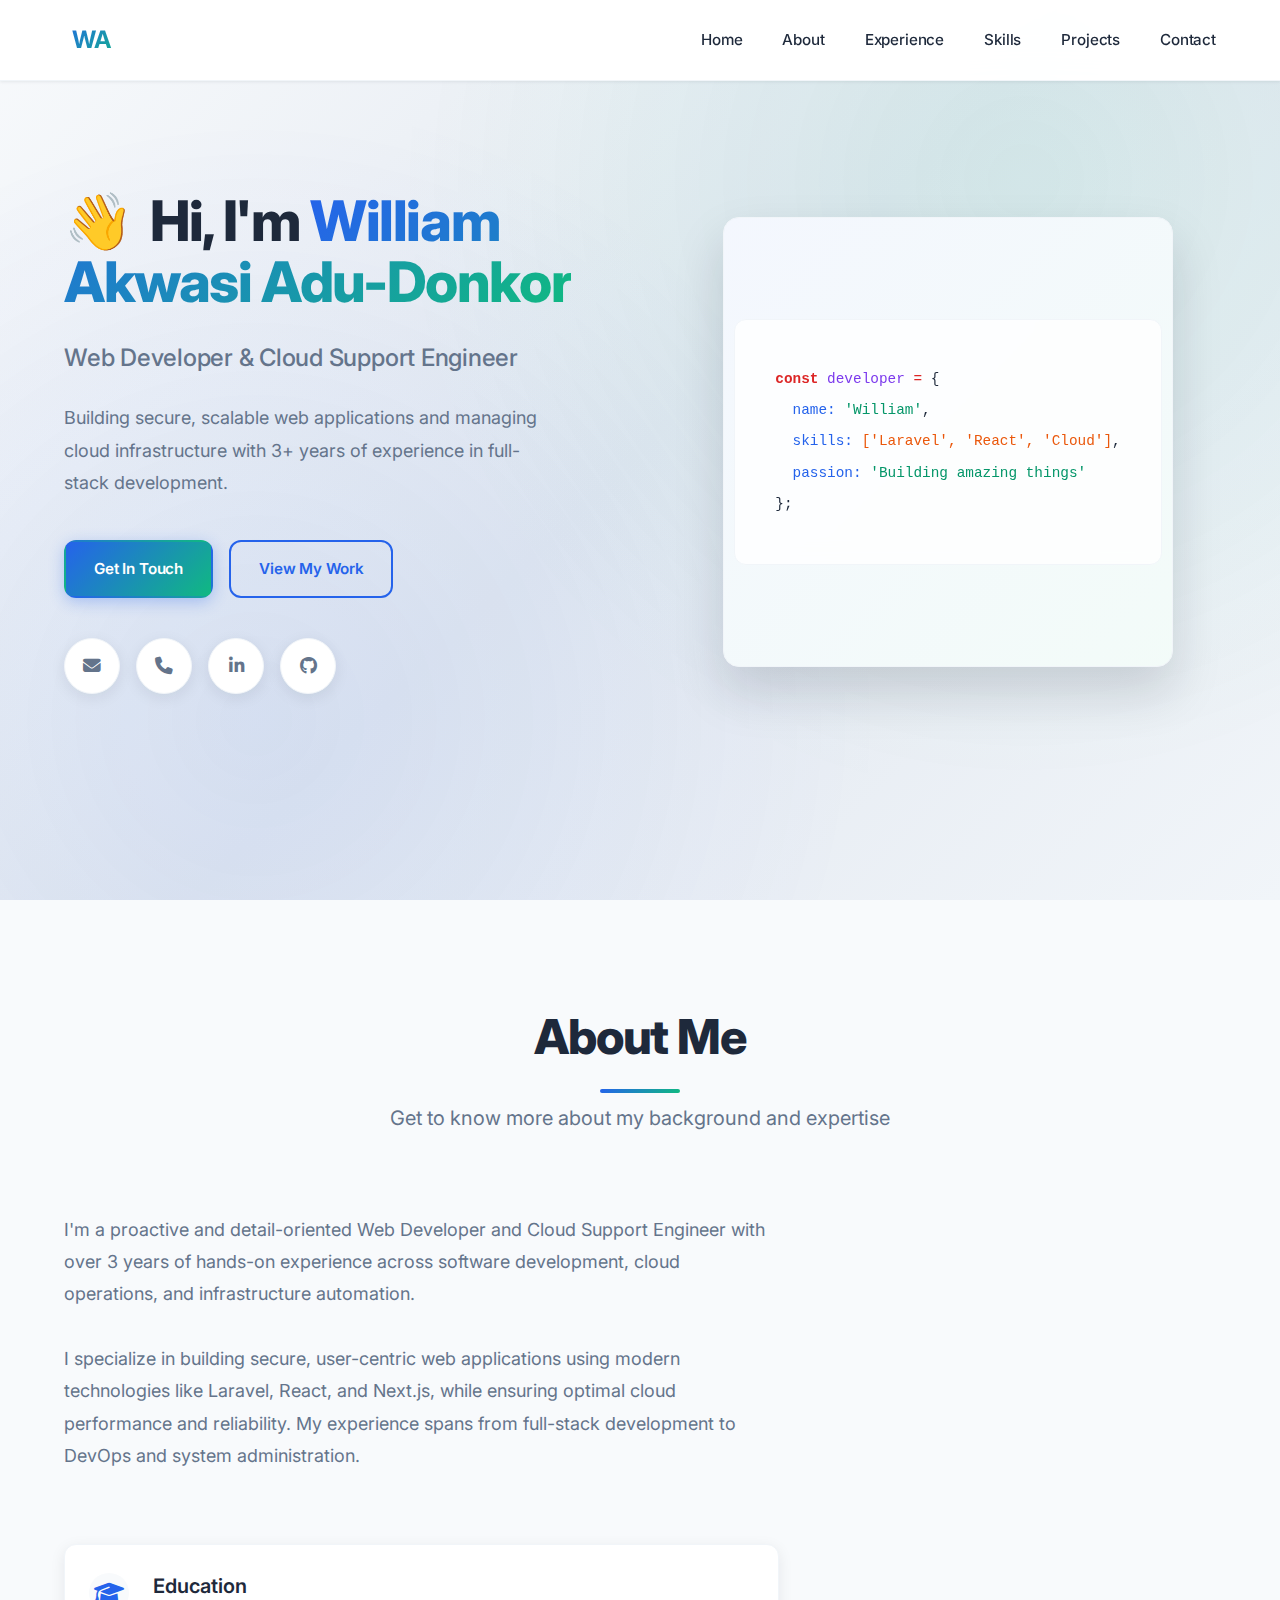
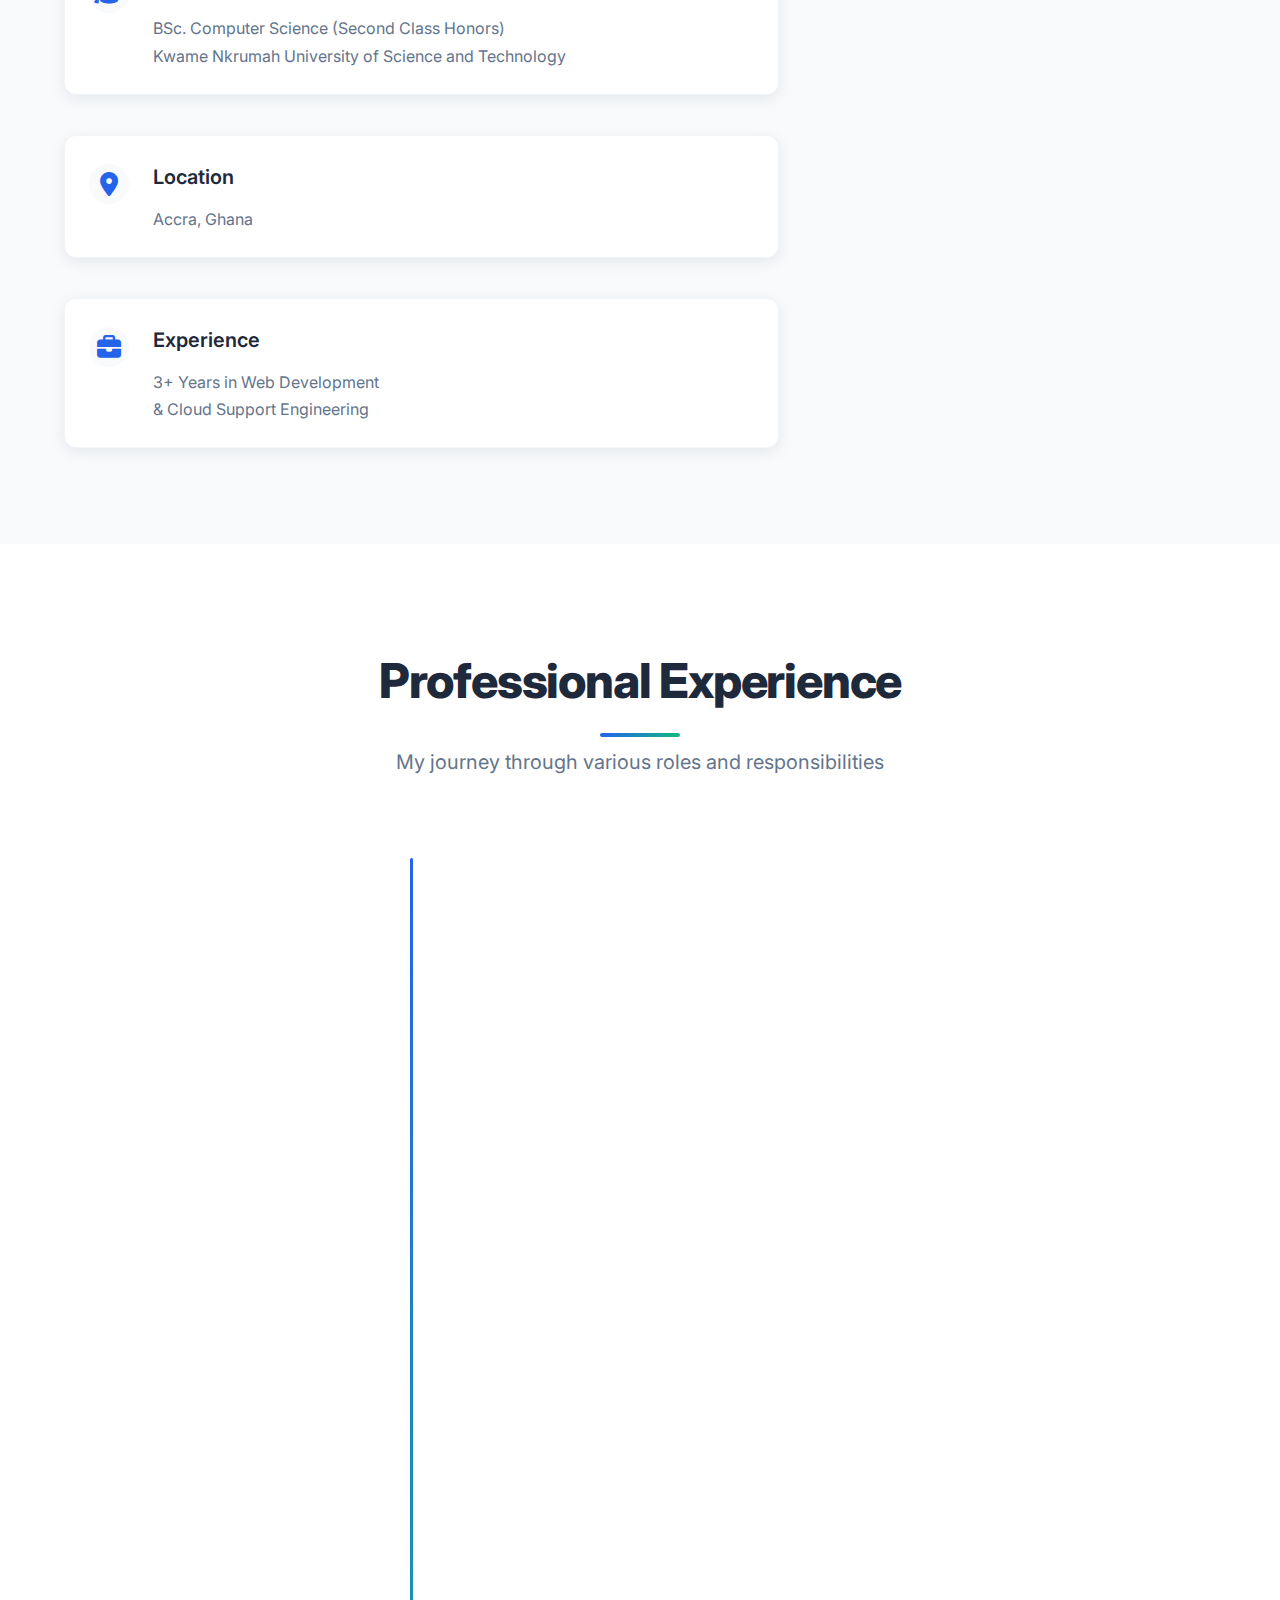
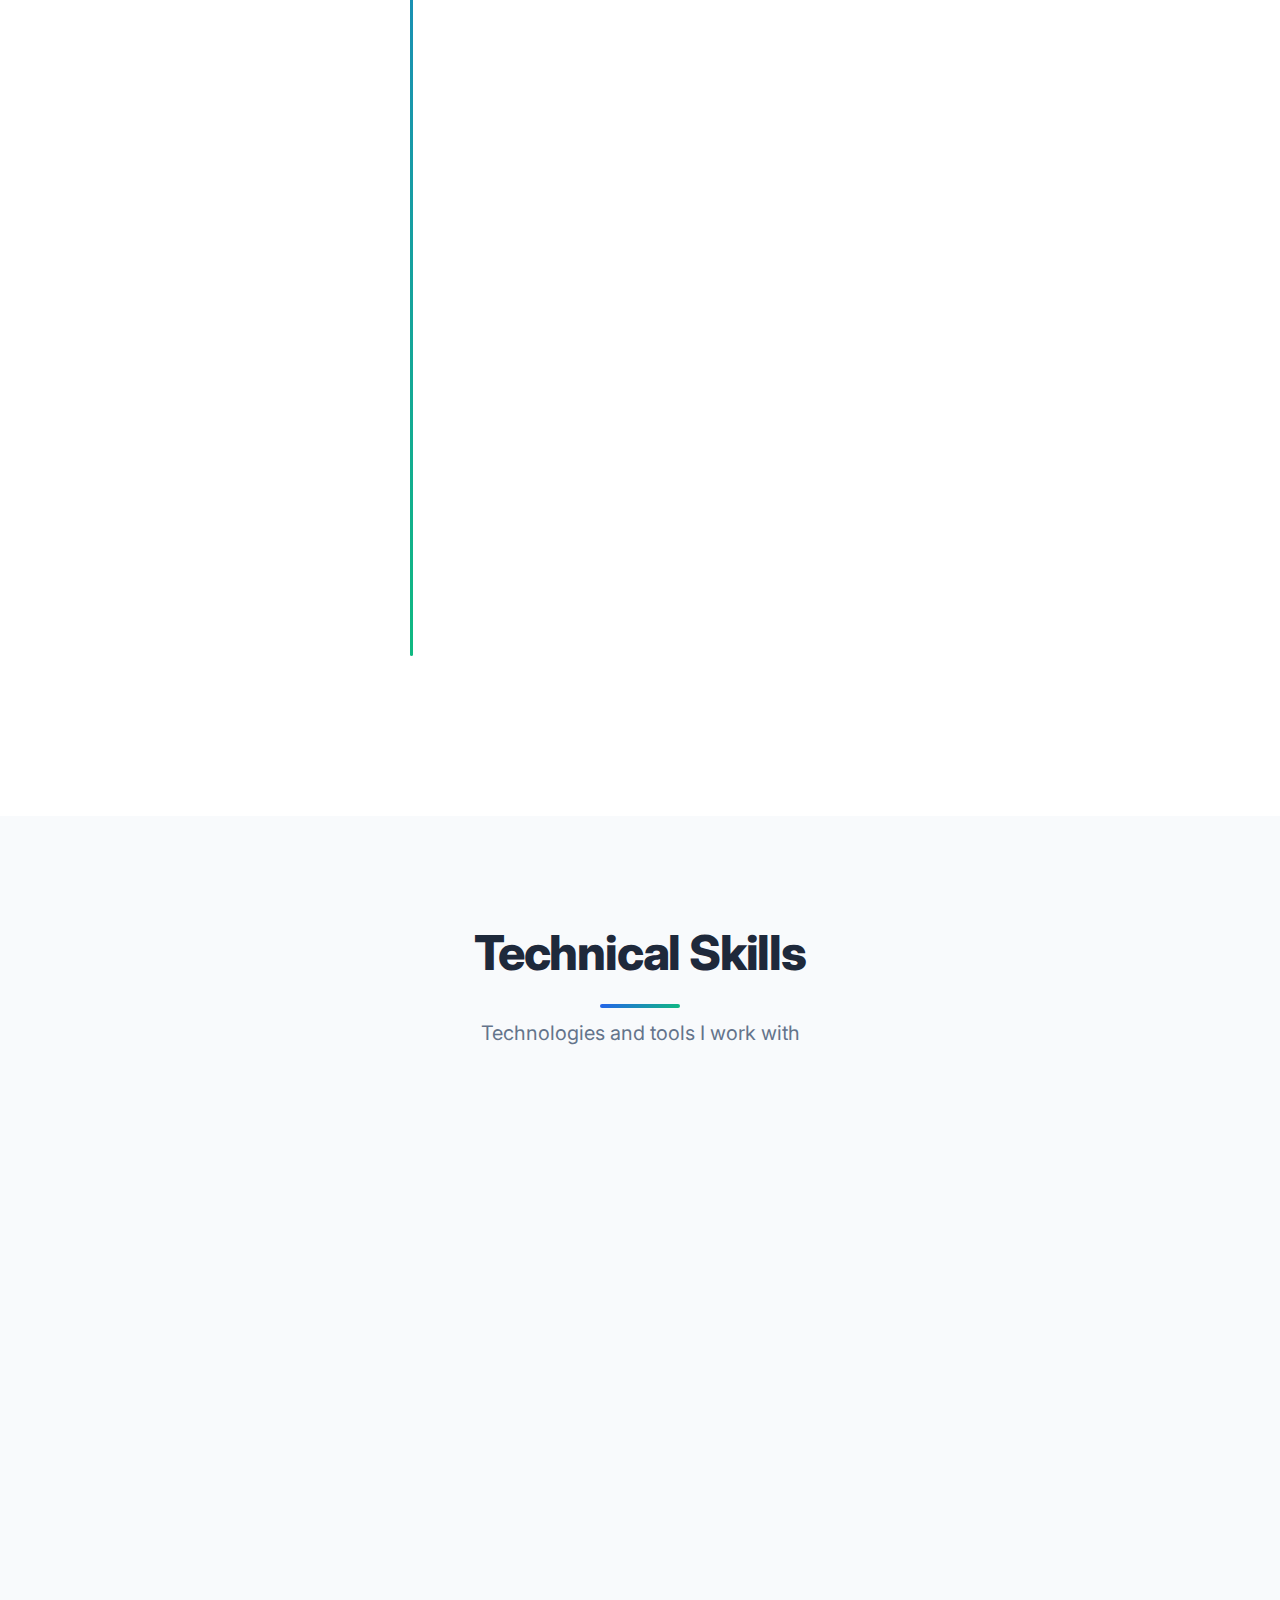
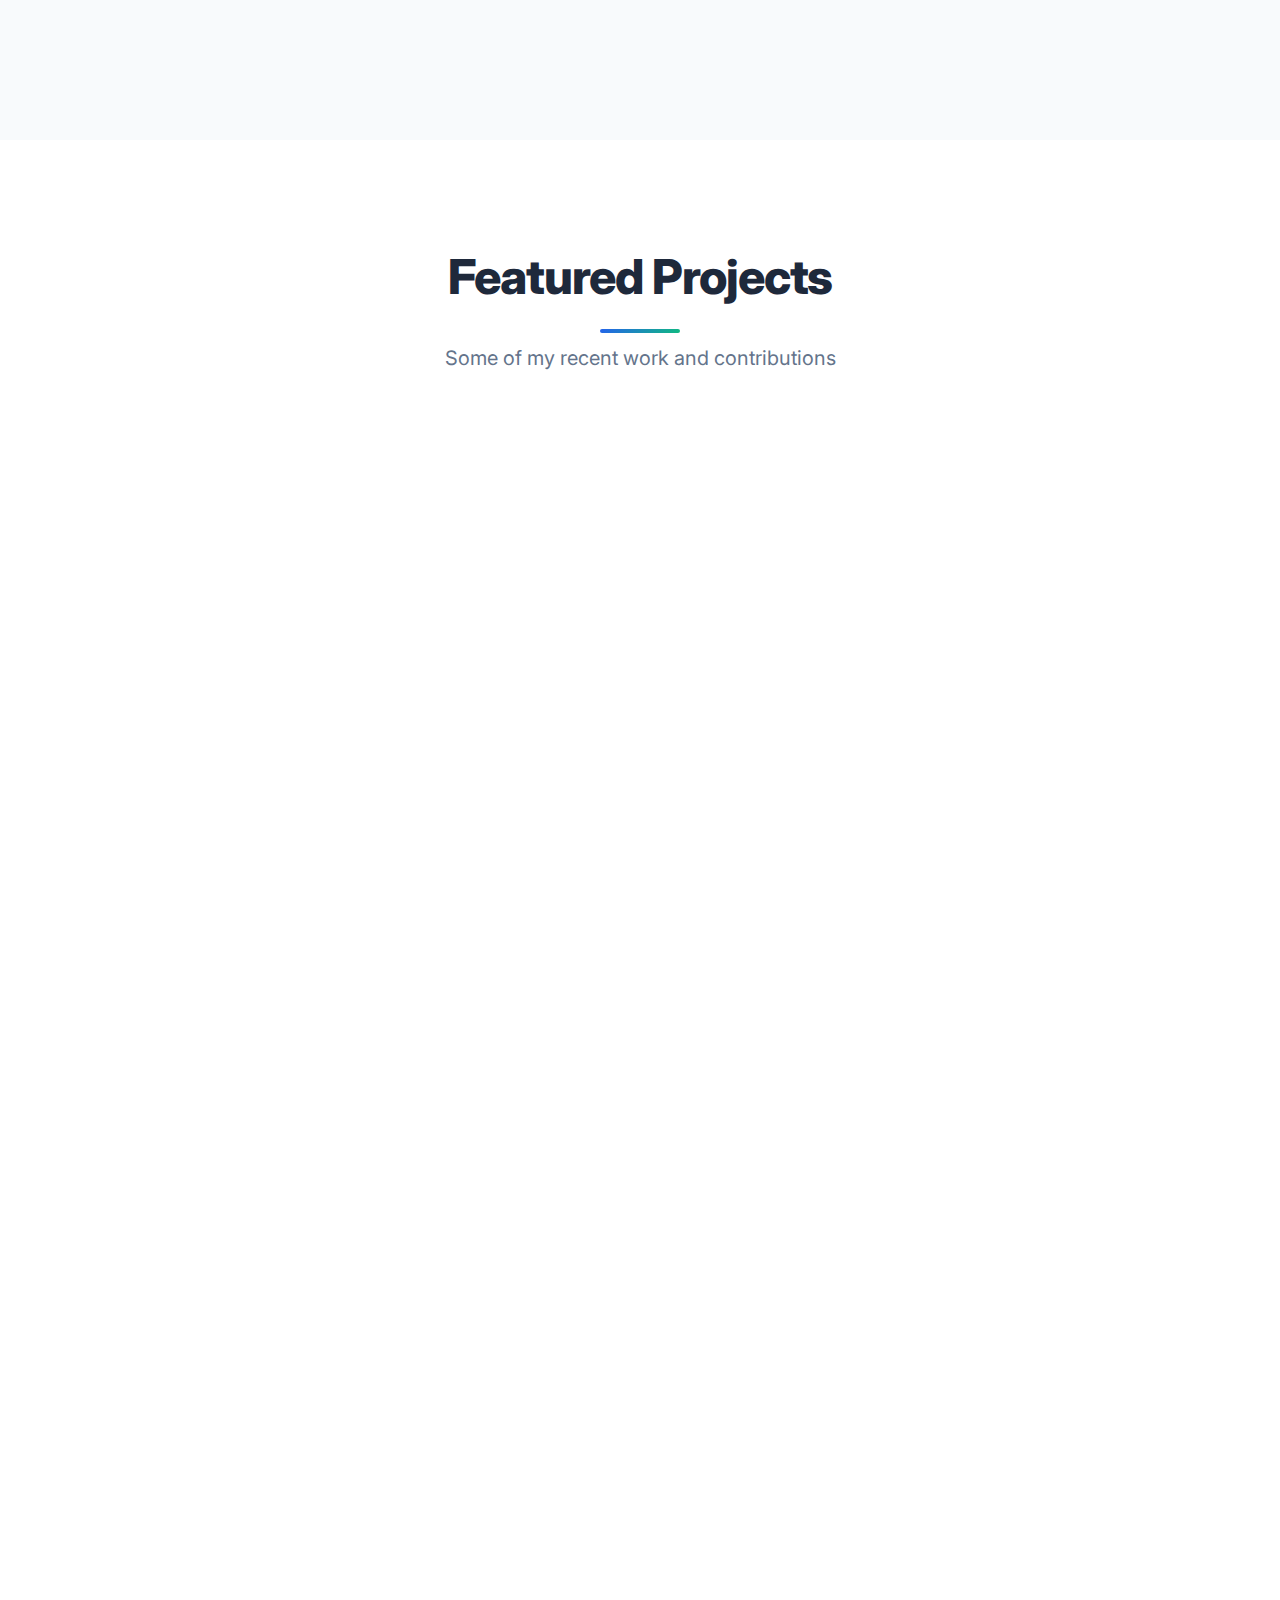
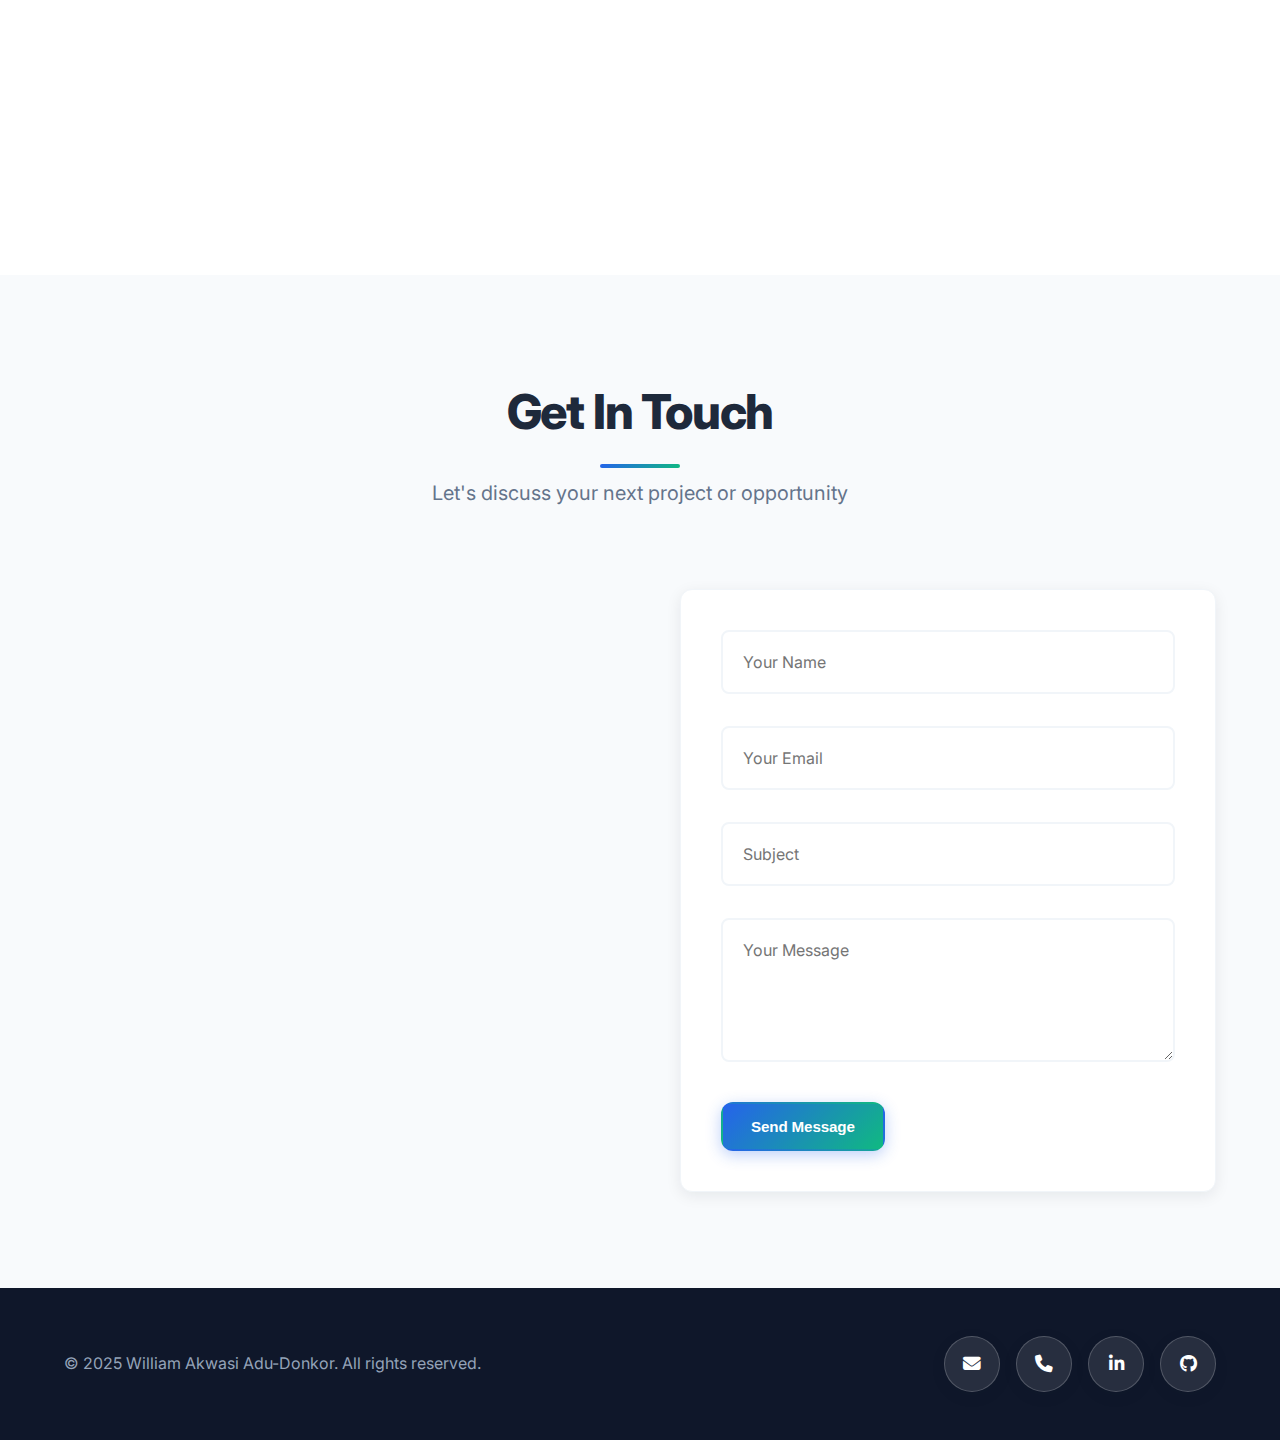
<file: index-optimized.html>
<!DOCTYPE html>
<html lang="en">
<head>
    <meta charset="UTF-8">
    <meta name="viewport" content="width=device-width, initial-scale=1.0">
    <title>William Akwasi Adu-Donkor - Web Developer & Cloud Engineer</title>
    <meta name="description" content="Experienced Web Developer and Cloud Support Engineer specializing in Laravel, React, Next.js, and multi-cloud environments.">
    
    <!-- Resource hints for performance -->
    <link rel="dns-prefetch" href="//fonts.googleapis.com">
    <link rel="dns-prefetch" href="//fonts.gstatic.com">
    <link rel="dns-prefetch" href="//images.unsplash.com">
    <link rel="preconnect" href="https://fonts.googleapis.com" crossorigin>
    <link rel="preconnect" href="https://fonts.gstatic.com" crossorigin>
    
    <!-- Preload critical resources -->
    <link rel="preload" href="https://fonts.googleapis.com/css2?family=Inter:wght@300;400;500;600;700&display=swap" as="style" onload="this.onload=null;this.rel='stylesheet'">
    <link rel="preload" href="script-optimized.js" as="script">
    
    <!-- Critical CSS - Inlined for performance -->
    <style>
        /* Critical CSS - Above-the-fold styles only */
        :root {
            --primary-color: #007bff;
            --primary-dark: #0056b3;
            --secondary-color: #6c757d;
            --accent-color: #28a745;
            --background-color: #ffffff;
            --background-alt: #f8f9fa;
            --text-color: #333333;
            --text-light: #6c757d;
            --border-color: #e9ecef;
            --shadow: rgba(0, 0, 0, 0.1);
            --shadow-hover: rgba(0, 0, 0, 0.15);
            --gradient: linear-gradient(135deg, #007bff, #28a745);
            --font-family: 'Inter', -apple-system, BlinkMacSystemFont, 'Segoe UI', 'Roboto', sans-serif;
            --border-radius: 8px;
            --transition: all 0.3s ease;
        }

        * {
            margin: 0;
            padding: 0;
            box-sizing: border-box;
        }

        html {
            scroll-behavior: smooth;
        }

        body {
            font-family: var(--font-family);
            line-height: 1.6;
            color: var(--text-color);
            background-color: var(--background-color);
        }

        .container {
            max-width: 1200px;
            margin: 0 auto;
            padding: 0 20px;
        }

        /* Navigation - Critical for above-the-fold */
        .navbar {
            position: fixed;
            top: 0;
            left: 0;
            width: 100%;
            background: rgba(255, 255, 255, 0.95);
            backdrop-filter: blur(10px);
            border-bottom: 1px solid var(--border-color);
            z-index: 1000;
            transition: var(--transition);
        }

        .nav-container {
            max-width: 1200px;
            margin: 0 auto;
            padding: 0 20px;
            display: flex;
            justify-content: space-between;
            align-items: center;
            height: 70px;
        }

        .nav-logo {
            font-size: 1.5rem;
            font-weight: 700;
            color: var(--primary-color);
            text-decoration: none;
            background: var(--gradient);
            -webkit-background-clip: text;
            -webkit-text-fill-color: transparent;
            background-clip: text;
        }

        .nav-menu {
            display: flex;
            gap: 2rem;
        }

        .nav-link {
            text-decoration: none;
            color: var(--text-color);
            font-weight: 500;
            transition: var(--transition);
            position: relative;
        }

        .nav-link:hover {
            color: var(--primary-color);
        }

        .nav-link::after {
            content: '';
            position: absolute;
            width: 0;
            height: 2px;
            bottom: -5px;
            left: 0;
            background: var(--gradient);
            transition: var(--transition);
        }

        .nav-link:hover::after {
            width: 100%;
        }

        .hamburger {
            display: none;
            flex-direction: column;
            cursor: pointer;
        }

        .bar {
            width: 25px;
            height: 3px;
            background-color: var(--text-color);
            margin: 3px 0;
            transition: var(--transition);
        }

        /* Hero Section - Critical for above-the-fold */
        .hero {
            min-height: 100vh;
            display: flex;
            align-items: center;
            background: linear-gradient(135deg, #f8f9fa 0%, #e9ecef 100%);
            position: relative;
            overflow: hidden;
        }

        .hero::before {
            content: '';
            position: absolute;
            top: 0;
            left: 0;
            right: 0;
            bottom: 0;
            background: url('data:image/svg+xml,<svg xmlns="http://www.w3.org/2000/svg" viewBox="0 0 100 100"><circle cx="50" cy="50" r="1" fill="%23007bff" opacity="0.1"/></svg>') repeat;
            background-size: 50px 50px;
            opacity: 0.5;
        }

        .hero-container {
            max-width: 1200px;
            margin: 0 auto;
            padding: 0 20px;
            position: relative;
            z-index: 1;
        }

        .hero-content {
            display: grid;
            grid-template-columns: 1fr 1fr;
            gap: 4rem;
            align-items: center;
        }

        .hero-title {
            font-size: 3rem;
            font-weight: 700;
            margin-bottom: 1rem;
            line-height: 1.2;
        }

        .wave {
            animation: wave 2s infinite;
            display: inline-block;
        }

        @keyframes wave {
            0%, 20%, 60%, 100% { transform: rotate(0deg); }
            10% { transform: rotate(14deg); }
            30% { transform: rotate(-8deg); }
            40% { transform: rotate(14deg); }
            50% { transform: rotate(-4deg); }
            70% { transform: rotate(10deg); }
        }

        .gradient-text {
            background: var(--gradient);
            -webkit-background-clip: text;
            -webkit-text-fill-color: transparent;
            background-clip: text;
        }

        .hero-subtitle {
            font-size: 1.5rem;
            color: var(--text-light);
            margin-bottom: 1.5rem;
            font-weight: 400;
        }

        .hero-description {
            font-size: 1.1rem;
            color: var(--text-light);
            margin-bottom: 2rem;
            line-height: 1.8;
        }

        .hero-buttons {
            display: flex;
            gap: 1rem;
            margin-bottom: 2rem;
        }

        .btn {
            padding: 12px 24px;
            border-radius: var(--border-radius);
            text-decoration: none;
            font-weight: 500;
            transition: var(--transition);
            display: inline-flex;
            align-items: center;
            gap: 0.5rem;
            border: 2px solid transparent;
            cursor: pointer;
        }

        .btn-primary {
            background: var(--gradient);
            color: white;
            border: 2px solid transparent;
        }

        .btn-primary:hover {
            transform: translateY(-2px);
            box-shadow: 0 8px 25px rgba(0, 123, 255, 0.3);
        }

        .btn-secondary {
            background: transparent;
            color: var(--primary-color);
            border: 2px solid var(--primary-color);
        }

        .btn-secondary:hover {
            background: var(--primary-color);
            color: white;
            transform: translateY(-2px);
        }

        .hero-social {
            display: flex;
            gap: 1rem;
        }

        .social-link {
            width: 50px;
            height: 50px;
            border-radius: 50%;
            background: var(--background-color);
            display: flex;
            align-items: center;
            justify-content: center;
            color: var(--text-light);
            text-decoration: none;
            transition: var(--transition);
            box-shadow: 0 4px 15px var(--shadow);
        }

        .social-link:hover {
            background: var(--primary-color);
            color: white;
            transform: translateY(-3px);
            box-shadow: 0 8px 25px var(--shadow-hover);
        }

        .hero-image {
            display: flex;
            justify-content: center;
            align-items: center;
        }

        .image-placeholder {
            width: 400px;
            height: 400px;
            background: var(--background-color);
            border-radius: 20px;
            display: flex;
            align-items: center;
            justify-content: center;
            box-shadow: 0 20px 50px var(--shadow);
            position: relative;
            overflow: hidden;
        }

        .code-snippet {
            font-family: 'Monaco', 'Menlo', monospace;
            font-size: 0.9rem;
            line-height: 1.6;
            padding: 2rem;
        }

        .code-line {
            margin: 0.5rem 0;
        }

        .code-keyword { color: #d73a49; }
        .code-variable { color: #6f42c1; }
        .code-operator { color: #d73a49; }
        .code-property { color: #005cc5; }
        .code-string { color: #032f62; }
        .code-array { color: #22863a; }

        /* Loading states */
        .loading {
            opacity: 0.7;
            background: linear-gradient(90deg, #f0f0f0 25%, transparent 37%, #f0f0f0 63%);
            background-size: 400% 100%;
            animation: loading 1.4s ease infinite;
        }

        @keyframes loading {
            0% { background-position: 100% 50%; }
            100% { background-position: -100% 50%; }
        }

        /* Fade-in animations */
        .fade-in {
            opacity: 0;
            transform: translateY(20px);
            transition: opacity 0.6s ease, transform 0.6s ease;
        }

        .fade-in.appear {
            opacity: 1;
            transform: translateY(0);
        }

        /* Mobile responsive - Critical */
        @media (max-width: 768px) {
            .nav-menu {
                position: fixed;
                left: -100%;
                top: 70px;
                flex-direction: column;
                background-color: var(--background-color);
                width: 100%;
                text-align: center;
                transition: 0.3s;
                box-shadow: 0 10px 27px var(--shadow);
                padding: 2rem 0;
            }

            .nav-menu.active {
                left: 0;
            }

            .hamburger {
                display: flex;
            }

            .hamburger.active .bar:nth-child(2) {
                opacity: 0;
            }

            .hamburger.active .bar:nth-child(1) {
                transform: translateY(8px) rotate(45deg);
            }

            .hamburger.active .bar:nth-child(3) {
                transform: translateY(-8px) rotate(-45deg);
            }

            .hero-content {
                grid-template-columns: 1fr;
                gap: 2rem;
                text-align: center;
            }

            .hero-title {
                font-size: 2.5rem;
            }

            .hero-buttons {
                flex-direction: column;
                align-items: center;
            }

            .btn {
                width: 100%;
                max-width: 280px;
                justify-content: center;
            }

            .image-placeholder {
                width: 300px;
                height: 300px;
            }

            .code-snippet {
                font-size: 0.8rem;
                padding: 1.5rem;
            }
        }

        @media (max-width: 480px) {
            .hero-title {
                font-size: 2rem;
            }

            .image-placeholder {
                width: 250px;
                height: 250px;
            }
        }
    </style>
    
    <!-- Favicon -->
    <link rel="icon" type="image/svg+xml" href="data:image/svg+xml,<svg xmlns='http://www.w3.org/2000/svg' viewBox='0 0 100 100'><text y='.9em' font-size='90'>💻</text></svg>">
    
    <!-- PWA Manifest -->
    <link rel="manifest" href="manifest.json">
    
    <!-- Non-critical CSS - Load asynchronously -->
    <link rel="preload" href="styles.css" as="style" onload="this.onload=null;this.rel='stylesheet'">
    <noscript><link rel="stylesheet" href="styles.css"></noscript>
    
    <!-- Font Awesome - Load asynchronously -->
    <link rel="preload" href="https://cdnjs.cloudflare.com/ajax/libs/font-awesome/6.4.0/css/all.min.css" as="style" onload="this.onload=null;this.rel='stylesheet'">
    <noscript><link rel="stylesheet" href="https://cdnjs.cloudflare.com/ajax/libs/font-awesome/6.4.0/css/all.min.css"></noscript>
</head>
<body>
    <!-- Navigation -->
    <nav class="navbar">
        <div class="nav-container">
            <a href="#home" class="nav-logo">WA</a>
            <div class="nav-menu">
                <a href="#home" class="nav-link">Home</a>
                <a href="#about" class="nav-link">About</a>
                <a href="#experience" class="nav-link">Experience</a>
                <a href="#skills" class="nav-link">Skills</a>
                <a href="#projects" class="nav-link">Projects</a>
                <a href="#contact" class="nav-link">Contact</a>
            </div>
            <div class="hamburger">
                <span class="bar"></span>
                <span class="bar"></span>
                <span class="bar"></span>
            </div>
        </div>
    </nav>

    <!-- Hero Section -->
    <section id="home" class="hero">
        <div class="hero-container">
            <div class="hero-content">
                <div class="hero-text">
                    <h1 class="hero-title">
                        <span class="wave">👋</span> Hi, I'm 
                        <span class="gradient-text">William Akwasi Adu-Donkor</span>
                    </h1>
                    <h2 class="hero-subtitle">Web Developer & Cloud Support Engineer</h2>
                    <p class="hero-description">
                        Building secure, scalable web applications and managing cloud infrastructure 
                        with 3+ years of experience in full-stack development.
                    </p>
                    <div class="hero-buttons">
                        <a href="#contact" class="btn btn-primary">Get In Touch</a>
                        <a href="#projects" class="btn btn-secondary">View My Work</a>
                    </div>
                    <div class="hero-social">
                        <a href="mailto:williamadudonkor@gmail.com" class="social-link" title="Email">
                            <i class="fas fa-envelope"></i>
                        </a>
                        <a href="tel:+233559505044" class="social-link" title="Phone">
                            <i class="fas fa-phone"></i>
                        </a>
                        <a href="#" class="social-link" title="LinkedIn">
                            <i class="fab fa-linkedin-in"></i>
                        </a>
                        <a href="#" class="social-link" title="GitHub">
                            <i class="fab fa-github"></i>
                        </a>
                    </div>
                </div>
                <div class="hero-image">
                    <div class="image-placeholder">
                        <div class="code-snippet">
                            <div class="code-line">
                                <span class="code-keyword">const</span> 
                                <span class="code-variable">developer</span> 
                                <span class="code-operator">=</span> {
                            </div>
                            <div class="code-line">
                                &nbsp;&nbsp;<span class="code-property">name:</span> 
                                <span class="code-string">'William'</span>,
                            </div>
                            <div class="code-line">
                                &nbsp;&nbsp;<span class="code-property">skills:</span> 
                                <span class="code-array">['Laravel', 'React', 'Cloud']</span>,
                            </div>
                            <div class="code-line">
                                &nbsp;&nbsp;<span class="code-property">passion:</span> 
                                <span class="code-string">'Building amazing things'</span>
                            </div>
                            <div class="code-line">};</div>
                        </div>
                    </div>
                </div>
            </div>
        </div>
    </section>

    <!-- About Section -->
    <section id="about" class="about">
        <div class="container">
            <div class="section-header">
                <h2 class="section-title">About Me</h2>
                <p class="section-subtitle">Get to know more about my background and expertise</p>
            </div>
            <div class="about-content">
                <div class="about-text">
                    <p class="about-description">
                        I'm a proactive and detail-oriented Web Developer and Cloud Support Engineer with over 3 years 
                        of hands-on experience across software development, cloud operations, and infrastructure automation.
                    </p>
                    <p class="about-description">
                        I specialize in building secure, user-centric web applications using modern technologies like 
                        Laravel, React, and Next.js, while ensuring optimal cloud performance and reliability. My experience 
                        spans from full-stack development to DevOps and system administration.
                    </p>
                    <div class="about-highlights">
                        <div class="highlight-item">
                            <i class="fas fa-graduation-cap"></i>
                            <div>
                                <h3>Education</h3>
                                <p>BSc. Computer Science (Second Class Honors)<br>
                                Kwame Nkrumah University of Science and Technology</p>
                            </div>
                        </div>
                        <div class="highlight-item">
                            <i class="fas fa-map-marker-alt"></i>
                            <div>
                                <h3>Location</h3>
                                <p>Accra, Ghana</p>
                            </div>
                        </div>
                        <div class="highlight-item">
                            <i class="fas fa-briefcase"></i>
                            <div>
                                <h3>Experience</h3>
                                <p>3+ Years in Web Development<br>& Cloud Support Engineering</p>
                            </div>
                        </div>
                    </div>
                </div>
                <div class="about-stats">
                    <div class="stat-item">
                        <div class="stat-number">3+</div>
                        <div class="stat-label">Years Experience</div>
                    </div>
                    <div class="stat-item">
                        <div class="stat-number">50+</div>
                        <div class="stat-label">Projects Completed</div>
                    </div>
                    <div class="stat-item">
                        <div class="stat-number">15+</div>
                        <div class="stat-label">Technologies</div>
                    </div>
                    <div class="stat-item">
                        <div class="stat-number">99%</div>
                        <div class="stat-label">Client Satisfaction</div>
                    </div>
                </div>
            </div>
        </div>
    </section>

    <!-- Experience Section -->
    <section id="experience" class="experience">
        <div class="container">
            <div class="section-header">
                <h2 class="section-title">Professional Experience</h2>
                <p class="section-subtitle">My journey through various roles and responsibilities</p>
            </div>
            <div class="timeline">
                <div class="timeline-item">
                    <div class="timeline-date">Apr 2022 - Feb 2025</div>
                    <div class="timeline-content">
                        <h3 class="timeline-title">Cloud Technical Support</h3>
                        <h4 class="timeline-company">VDC Cloud Management Services, Accra</h4>
                        <ul class="timeline-description">
                            <li>Served as technical support, bridging DevOps and Sys-Ops teams</li>
                            <li>Lead project testing and evaluation for development team</li>
                            <li>Configured and managed multi-cloud environments with Megaport</li>
                            <li>Automated development progress emails using Python and SendGrid</li>
                            <li>Monitored and optimized backup jobs using Nakivo Backup</li>
                            <li>Ensured compliance with security standards</li>
                        </ul>
                        <div class="timeline-tags">
                            <span class="tag">Cloud Management</span>
                            <span class="tag">Python</span>
                            <span class="tag">DevOps</span>
                            <span class="tag">Security</span>
                        </div>
                    </div>
                </div>
                
                <div class="timeline-item">
                    <div class="timeline-date">Oct 2020 - Present</div>
                    <div class="timeline-content">
                        <h3 class="timeline-title">FullStack Developer</h3>
                        <h4 class="timeline-company">Freelance, Accra</h4>
                        <ul class="timeline-description">
                            <li>Built secure authentication systems using Laravel and its libraries</li>
                            <li>Developed responsive websites with React and Next.js</li>
                            <li>Optimized websites with SEO and integrated Google Analytics</li>
                            <li>Designed and built multiple websites with Firebase</li>
                            <li>Created interactive projects including games and web applications</li>
                        </ul>
                        <div class="timeline-tags">
                            <span class="tag">Laravel</span>
                            <span class="tag">React</span>
                            <span class="tag">Next.js</span>
                            <span class="tag">Firebase</span>
                        </div>
                    </div>
                </div>

                <div class="timeline-item">
                    <div class="timeline-date">Oct 2020 - Sep 2021</div>
                    <div class="timeline-content">
                        <h3 class="timeline-title">National Service Personnel</h3>
                        <h4 class="timeline-company">Ghana Oil Company Limited, Accra</h4>
                        <ul class="timeline-description">
                            <li>Supervised assigned stations and recorded fuel sales</li>
                            <li>Ensured safety routines were observed at various assigned oil stations</li>
                            <li>Managed fuel dispensary operations</li>
                        </ul>
                        <div class="timeline-tags">
                            <span class="tag">Operations</span>
                            <span class="tag">Safety Management</span>
                        </div>
                    </div>
                </div>
            </div>
        </div>
    </section>

    <!-- Skills Section -->
    <section id="skills" class="skills">
        <div class="container">
            <div class="section-header">
                <h2 class="section-title">Technical Skills</h2>
                <p class="section-subtitle">Technologies and tools I work with</p>
            </div>
            <div class="skills-grid">
                <div class="skill-category">
                    <h3 class="category-title">
                        <i class="fas fa-code"></i>
                        Frontend Development
                    </h3>
                    <div class="skills-list">
                        <div class="skill-item">
                            <span class="skill-name">React</span>
                            <div class="skill-bar">
                                <div class="skill-progress" data-progress="90"></div>
                            </div>
                        </div>
                        <div class="skill-item">
                            <span class="skill-name">Next.js</span>
                            <div class="skill-bar">
                                <div class="skill-progress" data-progress="85"></div>
                            </div>
                        </div>
                        <div class="skill-item">
                            <span class="skill-name">JavaScript</span>
                            <div class="skill-bar">
                                <div class="skill-progress" data-progress="88"></div>
                            </div>
                        </div>
                        <div class="skill-item">
                            <span class="skill-name">HTML/CSS</span>
                            <div class="skill-bar">
                                <div class="skill-progress" data-progress="92"></div>
                            </div>
                        </div>
                    </div>
                </div>

                <div class="skill-category">
                    <h3 class="category-title">
                        <i class="fas fa-server"></i>
                        Backend Development
                    </h3>
                    <div class="skills-list">
                        <div class="skill-item">
                            <span class="skill-name">Laravel</span>
                            <div class="skill-bar">
                                <div class="skill-progress" data-progress="90"></div>
                            </div>
                        </div>
                        <div class="skill-item">
                            <span class="skill-name">Node.js</span>
                            <div class="skill-bar">
                                <div class="skill-progress" data-progress="82"></div>
                            </div>
                        </div>
                        <div class="skill-item">
                            <span class="skill-name">MongoDB</span>
                            <div class="skill-bar">
                                <div class="skill-progress" data-progress="78"></div>
                            </div>
                        </div>
                        <div class="skill-item">
                            <span class="skill-name">SQL</span>
                            <div class="skill-bar">
                                <div class="skill-progress" data-progress="85"></div>
                            </div>
                        </div>
                    </div>
                </div>

                <div class="skill-category">
                    <h3 class="category-title">
                        <i class="fas fa-cloud"></i>
                        Cloud & DevOps
                    </h3>
                    <div class="skills-list">
                        <div class="skill-item">
                            <span class="skill-name">Google Firebase</span>
                            <div class="skill-bar">
                                <div class="skill-progress" data-progress="87"></div>
                            </div>
                        </div>
                        <div class="skill-item">
                            <span class="skill-name">Linux</span>
                            <div class="skill-bar">
                                <div class="skill-progress" data-progress="80"></div>
                            </div>
                        </div>
                        <div class="skill-item">
                            <span class="skill-name">GitHub</span>
                            <div class="skill-bar">
                                <div class="skill-progress" data-progress="88"></div>
                            </div>
                        </div>
                        <div class="skill-item">
                            <span class="skill-name">Cloud Management</span>
                            <div class="skill-bar">
                                <div class="skill-progress" data-progress="83"></div>
                            </div>
                        </div>
                    </div>
                </div>
            </div>
        </div>
    </section>

    <!-- Projects Section -->
    <section id="projects" class="projects">
        <div class="container">
            <div class="section-header">
                <h2 class="section-title">Featured Projects</h2>
                <p class="section-subtitle">Some of my recent work and contributions</p>
            </div>
            <div class="projects-grid">
                <div class="project-card">
                    <div class="project-image">
                        <img data-src="https://images.unsplash.com/photo-1460925895917-afdab827c52f?w=500&h=300&fit=crop" alt="Cloud Management Dashboard" loading="lazy">
                        <div class="project-overlay">
                            <div class="project-links">
                                <a href="#" class="project-link" title="View Live">
                                    <i class="fas fa-external-link-alt"></i>
                                </a>
                                <a href="#" class="project-link" title="View Code">
                                    <i class="fab fa-github"></i>
                                </a>
                            </div>
                        </div>
                    </div>
                    <div class="project-content">
                        <h3 class="project-title">Cloud Management Dashboard</h3>
                        <p class="project-description">
                            A comprehensive cloud management platform built with React and Laravel, 
                            featuring real-time monitoring, automated backup scheduling, and multi-cloud support.
                        </p>
                        <div class="project-tech">
                            <span class="tech-tag">React</span>
                            <span class="tech-tag">Laravel</span>
                            <span class="tech-tag">Python</span>
                            <span class="tech-tag">Cloud APIs</span>
                        </div>
                    </div>
                </div>

                <div class="project-card">
                    <div class="project-image">
                        <img data-src="https://images.unsplash.com/photo-1563013544-824ae1b704d3?w=500&h=300&fit=crop" alt="E-commerce Platform" loading="lazy">
                        <div class="project-overlay">
                            <div class="project-links">
                                <a href="#" class="project-link" title="View Live">
                                    <i class="fas fa-external-link-alt"></i>
                                </a>
                                <a href="#" class="project-link" title="View Code">
                                    <i class="fab fa-github"></i>
                                </a>
                            </div>
                        </div>
                    </div>
                    <div class="project-content">
                        <h3 class="project-title">E-commerce Platform</h3>
                        <p class="project-description">
                            Full-stack e-commerce solution with secure payment integration, 
                            inventory management, and real-time analytics built with Next.js and Firebase.
                        </p>
                        <div class="project-tech">
                            <span class="tech-tag">Next.js</span>
                            <span class="tech-tag">Firebase</span>
                            <span class="tech-tag">Payment APIs</span>
                            <span class="tech-tag">SEO</span>
                        </div>
                    </div>
                </div>

                <div class="project-card">
                    <div class="project-image">
                        <img data-src="https://images.unsplash.com/photo-1551650975-87deedd944c3?w=500&h=300&fit=crop" alt="Automated DevOps Pipeline" loading="lazy">
                        <div class="project-overlay">
                            <div class="project-links">
                                <a href="#" class="project-link" title="View Live">
                                    <i class="fas fa-external-link-alt"></i>
                                </a>
                                <a href="#" class="project-link" title="View Code">
                                    <i class="fab fa-github"></i>
                                </a>
                            </div>
                        </div>
                    </div>
                    <div class="project-content">
                        <h3 class="project-title">Automated DevOps Pipeline</h3>
                        <p class="project-description">
                            Python-based automation system for development progress tracking, 
                            email notifications, and deployment pipeline management using SendGrid.
                        </p>
                        <div class="project-tech">
                            <span class="tech-tag">Python</span>
                            <span class="tech-tag">SendGrid</span>
                            <span class="tech-tag">Automation</span>
                            <span class="tech-tag">DevOps</span>
                        </div>
                    </div>
                </div>

                <div class="project-card">
                    <div class="project-image">
                        <img data-src="https://images.unsplash.com/photo-1579952363873-27d3bfad9c0d?w=500&h=300&fit=crop" alt="Interactive Blackjack Game" loading="lazy">
                        <div class="project-overlay">
                            <div class="project-links">
                                <a href="#" class="project-link" title="View Live">
                                    <i class="fas fa-external-link-alt"></i>
                                </a>
                                <a href="#" class="project-link" title="View Code">
                                    <i class="fab fa-github"></i>
                                </a>
                            </div>
                        </div>
                    </div>
                    <div class="project-content">
                        <h3 class="project-title">Interactive Blackjack Game</h3>
                        <p class="project-description">
                            Browser-based Blackjack game with smooth animations, 
                            score tracking, and responsive design built with vanilla JavaScript.
                        </p>
                        <div class="project-tech">
                            <span class="tech-tag">JavaScript</span>
                            <span class="tech-tag">HTML5</span>
                            <span class="tech-tag">CSS3</span>
                            <span class="tech-tag">Game Logic</span>
                        </div>
                    </div>
                </div>
            </div>
        </div>
    </section>

    <!-- Contact Section -->
    <section id="contact" class="contact">
        <div class="container">
            <div class="section-header">
                <h2 class="section-title">Get In Touch</h2>
                <p class="section-subtitle">Let's discuss your next project or opportunity</p>
            </div>
            <div class="contact-content">
                <div class="contact-info">
                    <div class="contact-item">
                        <div class="contact-icon">
                            <i class="fas fa-envelope"></i>
                        </div>
                        <div class="contact-details">
                            <h3>Email</h3>
                            <p><a href="mailto:williamadudonkor@gmail.com">williamadudonkor@gmail.com</a></p>
                        </div>
                    </div>
                    <div class="contact-item">
                        <div class="contact-icon">
                            <i class="fas fa-phone"></i>
                        </div>
                        <div class="contact-details">
                            <h3>Phone</h3>
                            <p><a href="tel:+233559505044">+233 55 950 5044</a></p>
                        </div>
                    </div>
                    <div class="contact-item">
                        <div class="contact-icon">
                            <i class="fas fa-map-marker-alt"></i>
                        </div>
                        <div class="contact-details">
                            <h3>Location</h3>
                            <p>GD-224 5559, Fofo Ablorh Street<br>Accra, Ghana</p>
                        </div>
                    </div>
                </div>
                <div class="contact-form">
                    <form id="contact-form">
                        <div class="form-group">
                            <input type="text" id="name" name="name" placeholder="Your Name" required>
                        </div>
                        <div class="form-group">
                            <input type="email" id="email" name="email" placeholder="Your Email" required>
                        </div>
                        <div class="form-group">
                            <input type="text" id="subject" name="subject" placeholder="Subject" required>
                        </div>
                        <div class="form-group">
                            <textarea id="message" name="message" rows="5" placeholder="Your Message" required></textarea>
                        </div>
                        <button type="submit" class="btn btn-primary">Send Message</button>
                    </form>
                </div>
            </div>
        </div>
    </section>

    <!-- Footer -->
    <footer class="footer">
        <div class="container">
            <div class="footer-content">
                <div class="footer-text">
                    <p>&copy; 2025 William Akwasi Adu-Donkor. All rights reserved.</p>
                </div>
                <div class="footer-social">
                    <a href="mailto:williamadudonkor@gmail.com" class="social-link" title="Email">
                        <i class="fas fa-envelope"></i>
                    </a>
                    <a href="tel:+233559505044" class="social-link" title="Phone">
                        <i class="fas fa-phone"></i>
                    </a>
                    <a href="#" class="social-link" title="LinkedIn">
                        <i class="fab fa-linkedin-in"></i>
                    </a>
                    <a href="#" class="social-link" title="GitHub">
                        <i class="fab fa-github"></i>
                    </a>
                </div>
            </div>
        </div>
    </footer>

    <!-- Back to Top Button -->
    <button id="back-to-top" class="back-to-top" title="Back to Top">
        <i class="fas fa-arrow-up"></i>
    </button>

    <!-- Optimized JavaScript -->
    <script src="script-optimized.js"></script>
</body>
</html>
</file>
<file: styles.css>
/* Root Variables - Professional Color Scheme */
:root {
    --primary-color: #2563eb;
    --primary-dark: #1d4ed8;
    --primary-light: #3b82f6;
    --secondary-color: #64748b;
    --accent-color: #10b981;
    --accent-dark: #059669;
    --background-color: #ffffff;
    --background-alt: #f8fafc;
    --background-dark: #0f172a;
    --text-color: #1e293b;
    --text-light: #64748b;
    --text-muted: #94a3b8;
    --border-color: #e2e8f0;
    --border-light: #f1f5f9;
    --shadow: rgba(15, 23, 42, 0.08);
    --shadow-hover: rgba(15, 23, 42, 0.12);
    --shadow-lg: rgba(15, 23, 42, 0.15);
    --gradient: linear-gradient(135deg, #2563eb 0%, #10b981 100%);
    --gradient-alt: linear-gradient(135deg, #3b82f6 0%, #8b5cf6 100%);
    --font-family: 'Inter', -apple-system, BlinkMacSystemFont, 'Segoe UI', 'Roboto', sans-serif;
    --border-radius: 12px;
    --border-radius-sm: 8px;
    --border-radius-lg: 16px;
    --transition: all 0.3s cubic-bezier(0.4, 0, 0.2, 1);
    --transition-fast: all 0.15s cubic-bezier(0.4, 0, 0.2, 1);
}

/* Reset and Base Styles */
* {
    margin: 0;
    padding: 0;
    box-sizing: border-box;
}

html {
    scroll-behavior: smooth;
    font-size: 16px;
}

body {
    font-family: var(--font-family);
    line-height: 1.7;
    color: var(--text-color);
    background-color: var(--background-color);
    font-weight: 400;
    -webkit-font-smoothing: antialiased;
    -moz-osx-font-smoothing: grayscale;
}

.container {
    max-width: 1200px;
    margin: 0 auto;
    padding: 0 24px;
}

/* Enhanced Navigation */
.navbar {
    position: fixed;
    top: 0;
    left: 0;
    width: 100%;
    background: rgba(255, 255, 255, 0.98);
    backdrop-filter: blur(20px);
    -webkit-backdrop-filter: blur(20px);
    border-bottom: 1px solid var(--border-light);
    z-index: 1000;
    transition: var(--transition);
    box-shadow: 0 1px 3px var(--shadow);
}

.navbar.scrolled {
    background: rgba(255, 255, 255, 0.95);
    box-shadow: 0 4px 20px var(--shadow);
}

.nav-container {
    max-width: 1200px;
    margin: 0 auto;
    padding: 0 24px;
    display: flex;
    justify-content: space-between;
    align-items: center;
    height: 80px;
}

.nav-logo {
    display: flex;
    align-items: center;
    gap: 12px;
    text-decoration: none;
    transition: var(--transition);
    padding: 8px;
    border-radius: var(--border-radius-sm);
}

.nav-logo:hover {
    transform: scale(1.02);
    background: var(--background-alt);
}

.nav-logo svg {
    flex-shrink: 0;
    transition: var(--transition);
}

.nav-logo:hover svg {
    transform: rotate(5deg);
}

.logo-text {
    font-size: 1.25rem;
    font-weight: 700;
    color: var(--text-color);
    letter-spacing: -0.01em;
    display: none;
}

@media (min-width: 768px) {
    .logo-text {
        display: block;
    }
}

.nav-menu {
    display: flex;
    gap: 2.5rem;
    align-items: center;
}

.nav-link {
    text-decoration: none;
    color: var(--text-color);
    font-weight: 500;
    font-size: 0.95rem;
    transition: var(--transition);
    position: relative;
    padding: 0.5rem 0;
    letter-spacing: -0.01em;
}

.nav-link:hover {
    color: var(--primary-color);
}

.nav-link::after {
    content: '';
    position: absolute;
    width: 0;
    height: 3px;
    bottom: 0;
    left: 0;
    background: var(--gradient);
    border-radius: 2px;
    transition: var(--transition);
}

.nav-link:hover::after {
    width: 100%;
}

.nav-link.active {
    color: var(--primary-color);
}

.nav-link.active::after {
    width: 100%;
}

/* Mobile Navigation */
.hamburger {
    display: none;
    flex-direction: column;
    cursor: pointer;
    padding: 0.5rem;
    border-radius: var(--border-radius-sm);
    transition: var(--transition);
}

.hamburger:hover {
    background: var(--background-alt);
}

.bar {
    width: 24px;
    height: 2px;
    background-color: var(--text-color);
    margin: 3px 0;
    transition: var(--transition);
    border-radius: 1px;
}

/* Hero Section - Enhanced */
.hero {
    min-height: 100vh;
    display: flex;
    align-items: center;
    background: linear-gradient(135deg, #f8fafc 0%, #e2e8f0 50%, #f1f5f9 100%);
    position: relative;
    overflow: hidden;
    padding-top: 80px;
}

.hero::before {
    content: '';
    position: absolute;
    top: 0;
    left: 0;
    right: 0;
    bottom: 0;
    background: 
        radial-gradient(circle at 20% 80%, rgba(37, 99, 235, 0.1) 0%, transparent 50%),
        radial-gradient(circle at 80% 20%, rgba(16, 185, 129, 0.1) 0%, transparent 50%);
    opacity: 0.8;
}

.hero-container {
    max-width: 1200px;
    margin: 0 auto;
    padding: 0 24px;
    position: relative;
    z-index: 1;
}

.hero-content {
    display: grid;
    grid-template-columns: 1fr 1fr;
    gap: 5rem;
    align-items: center;
}

.hero-title {
    font-size: 3.5rem;
    font-weight: 800;
    margin-bottom: 1.5rem;
    line-height: 1.1;
    letter-spacing: -0.025em;
}

.wave {
    animation: wave 2.5s infinite;
    display: inline-block;
    margin-right: 0.5rem;
}

@keyframes wave {
    0%, 20%, 60%, 100% { transform: rotate(0deg); }
    10% { transform: rotate(14deg); }
    30% { transform: rotate(-8deg); }
    40% { transform: rotate(14deg); }
    50% { transform: rotate(-4deg); }
    70% { transform: rotate(10deg); }
}

.gradient-text {
    background: var(--gradient);
    -webkit-background-clip: text;
    -webkit-text-fill-color: transparent;
    background-clip: text;
}

.hero-subtitle {
    font-size: 1.5rem;
    color: var(--text-light);
    margin-bottom: 1.5rem;
    font-weight: 500;
    letter-spacing: -0.01em;
}

.hero-description {
    font-size: 1.125rem;
    color: var(--text-light);
    margin-bottom: 2.5rem;
    line-height: 1.8;
    max-width: 500px;
}

.hero-buttons {
    display: flex;
    gap: 1rem;
    margin-bottom: 2.5rem;
    flex-wrap: wrap;
}

.btn {
    padding: 14px 28px;
    border-radius: var(--border-radius);
    text-decoration: none;
    font-weight: 600;
    font-size: 0.95rem;
    transition: var(--transition);
    display: inline-flex;
    align-items: center;
    gap: 0.5rem;
    border: 2px solid transparent;
    cursor: pointer;
    letter-spacing: -0.01em;
    position: relative;
    overflow: hidden;
}

.btn::before {
    content: '';
    position: absolute;
    top: 0;
    left: -100%;
    width: 100%;
    height: 100%;
    background: linear-gradient(90deg, transparent, rgba(255, 255, 255, 0.2), transparent);
    transition: var(--transition);
}

.btn:hover::before {
    left: 100%;
}

.btn-primary {
    background: var(--gradient);
    color: white;
    border: 2px solid transparent;
    box-shadow: 0 4px 15px rgba(37, 99, 235, 0.3);
}

.btn-primary:hover {
    transform: translateY(-2px);
    box-shadow: 0 8px 25px rgba(37, 99, 235, 0.4);
}

.btn-secondary {
    background: transparent;
    color: var(--primary-color);
    border: 2px solid var(--primary-color);
    position: relative;
}

.btn-secondary:hover {
    background: var(--primary-color);
    color: white;
    transform: translateY(-2px);
    box-shadow: 0 8px 25px rgba(37, 99, 235, 0.3);
}

.hero-social {
    display: flex;
    gap: 1rem;
}

.social-link {
    width: 56px;
    height: 56px;
    border-radius: 50%;
    background: var(--background-color);
    display: flex;
    align-items: center;
    justify-content: center;
    color: var(--text-light);
    text-decoration: none;
    transition: var(--transition);
    box-shadow: 0 4px 15px var(--shadow);
    border: 1px solid var(--border-light);
    font-size: 1.1rem;
}

.social-link:hover {
    background: var(--primary-color);
    color: white;
    transform: translateY(-3px);
    box-shadow: 0 8px 25px var(--shadow-hover);
    border-color: var(--primary-color);
}

/* Hero Image - Enhanced */
.hero-image {
    display: flex;
    justify-content: center;
    align-items: center;
}

.image-placeholder {
    width: 450px;
    height: 450px;
    background: var(--background-color);
    border-radius: var(--border-radius-lg);
    display: flex;
    align-items: center;
    justify-content: center;
    box-shadow: 0 25px 50px var(--shadow-lg);
    position: relative;
    overflow: hidden;
    border: 1px solid var(--border-light);
}

.image-placeholder::before {
    content: '';
    position: absolute;
    top: 0;
    left: 0;
    right: 0;
    bottom: 0;
    background: linear-gradient(135deg, rgba(37, 99, 235, 0.05) 0%, rgba(16, 185, 129, 0.05) 100%);
    z-index: 1;
}

.code-snippet {
    font-family: 'JetBrains Mono', 'Monaco', 'Menlo', monospace;
    font-size: 0.9rem;
    line-height: 1.6;
    padding: 2.5rem;
    position: relative;
    z-index: 2;
    background: rgba(255, 255, 255, 0.8);
    border-radius: var(--border-radius);
    backdrop-filter: blur(10px);
    border: 1px solid var(--border-light);
}

.code-line {
    margin: 0.5rem 0;
    display: block;
}

.code-keyword { color: #dc2626; font-weight: 600; }
.code-variable { color: #7c3aed; font-weight: 500; }
.code-operator { color: #dc2626; }
.code-property { color: #2563eb; font-weight: 500; }
.code-string { color: #059669; }
.code-array { color: #ea580c; }

/* Section Styles - Enhanced */
section {
    padding: 6rem 0;
    position: relative;
    z-index: 1;
}

.section-header {
    text-align: center;
    margin-bottom: 5rem;
}

.section-title {
    font-size: 3rem;
    font-weight: 800;
    margin-bottom: 1.5rem;
    position: relative;
    letter-spacing: -0.025em;
}

.section-title::after {
    content: '';
    position: absolute;
    bottom: -15px;
    left: 50%;
    transform: translateX(-50%);
    width: 80px;
    height: 4px;
    background: var(--gradient);
    border-radius: 2px;
}

.section-subtitle {
    font-size: 1.25rem;
    color: var(--text-light);
    max-width: 600px;
    margin: 0 auto;
    line-height: 1.6;
}

/* About Section - Enhanced */
.about {
    background: var(--background-alt);
}

.about-content {
    display: grid;
    grid-template-columns: 2fr 1fr;
    gap: 5rem;
    align-items: start;
}

.about-text {
    display: flex;
    flex-direction: column;
}

.about-description {
    font-size: 1.125rem;
    margin-bottom: 2rem;
    line-height: 1.8;
    color: var(--text-light);
}

.about-highlights {
    display: flex;
    flex-direction: column;
    gap: 2.5rem;
    margin-top: 2.5rem;
}

.highlight-item {
    display: flex;
    align-items: flex-start;
    gap: 1.5rem;
    padding: 1.5rem;
    background: var(--background-color);
    border-radius: var(--border-radius);
    box-shadow: 0 4px 15px var(--shadow);
    transition: var(--transition);
    border: 1px solid var(--border-light);
}

.highlight-item:hover {
    transform: translateY(-2px);
    box-shadow: 0 8px 25px var(--shadow-hover);
}

.highlight-item i {
    color: var(--primary-color);
    font-size: 1.5rem;
    margin-top: 0.25rem;
    flex-shrink: 0;
    width: 40px;
    height: 40px;
    display: flex;
    align-items: center;
    justify-content: center;
    background: var(--background-alt);
    border-radius: 50%;
}

.highlight-item div {
    flex: 1;
}

.highlight-item h3 {
    font-size: 1.25rem;
    margin-bottom: 0.75rem;
    font-weight: 600;
    color: var(--text-color);
}

.highlight-item p {
    color: var(--text-light);
    line-height: 1.7;
}

.about-stats {
    display: grid;
    grid-template-columns: 1fr;
    gap: 1.5rem;
    height: fit-content;
}

.stat-item {
    text-align: center;
    padding: 2rem;
    background: var(--background-color);
    border-radius: var(--border-radius);
    box-shadow: 0 4px 15px var(--shadow);
    transition: var(--transition);
    min-height: 140px;
    display: flex;
    flex-direction: column;
    justify-content: center;
    border: 1px solid var(--border-light);
}

.stat-item:hover {
    transform: translateY(-5px);
    box-shadow: 0 8px 25px var(--shadow-hover);
}

.stat-number {
    font-size: 2.5rem;
    font-weight: 800;
    background: var(--gradient);
    -webkit-background-clip: text;
    -webkit-text-fill-color: transparent;
    background-clip: text;
    margin-bottom: 0.5rem;
    display: block;
    letter-spacing: -0.025em;
}

.stat-label {
    color: var(--text-light);
    font-weight: 500;
    font-size: 0.95rem;
}

/* Timeline - Enhanced */
.timeline {
    position: relative;
    max-width: 900px;
    margin: 0 auto;
}

.timeline::before {
    content: '';
    position: absolute;
    left: 220px;
    top: 0;
    bottom: 0;
    width: 3px;
    background: linear-gradient(to bottom, var(--primary-color), var(--accent-color));
    border-radius: 2px;
}

.timeline-item {
    display: flex;
    margin-bottom: 4rem;
    position: relative;
}

.timeline-item::before {
    content: '';
    position: absolute;
    left: 210px;
    top: 0;
    width: 24px;
    height: 24px;
    background: var(--primary-color);
    border-radius: 50%;
    border: 4px solid var(--background-color);
    box-shadow: 0 4px 15px var(--shadow);
    z-index: 2;
}

.timeline-date {
    width: 200px;
    text-align: right;
    padding-right: 2.5rem;
    color: var(--text-light);
    font-weight: 600;
    padding-top: 0.5rem;
    font-size: 0.95rem;
}

.timeline-content {
    flex: 1;
    padding-left: 2.5rem;
    background: var(--background-color);
    padding: 2.5rem;
    border-radius: var(--border-radius);
    box-shadow: 0 4px 15px var(--shadow);
    margin-left: 1rem;
    transition: var(--transition);
    border: 1px solid var(--border-light);
}

.timeline-content:hover {
    transform: translateX(5px);
    box-shadow: 0 8px 25px var(--shadow-hover);
}

.timeline-title {
    font-size: 1.4rem;
    font-weight: 700;
    margin-bottom: 0.5rem;
    color: var(--primary-color);
    letter-spacing: -0.01em;
}

.timeline-company {
    color: var(--text-light);
    margin-bottom: 1.5rem;
    font-weight: 500;
    font-size: 1rem;
}

.timeline-description {
    margin-bottom: 2rem;
    padding-left: 1rem;
}

.timeline-description li {
    margin-bottom: 0.75rem;
    line-height: 1.7;
    color: var(--text-light);
}

.timeline-tags {
    display: flex;
    flex-wrap: wrap;
    gap: 0.75rem;
}

.tag {
    background: var(--background-alt);
    color: var(--primary-color);
    padding: 0.5rem 1rem;
    border-radius: 25px;
    font-size: 0.85rem;
    font-weight: 500;
    border: 1px solid var(--border-light);
    transition: var(--transition);
}

.tag:hover {
    background: var(--primary-color);
    color: white;
    transform: translateY(-1px);
}

/* Skills Section - Enhanced */
.skills {
    background: var(--background-alt);
}

.skills-grid {
    display: grid;
    grid-template-columns: repeat(auto-fit, minmax(350px, 1fr));
    gap: 3rem;
}

.skill-category {
    background: var(--background-color);
    padding: 2.5rem;
    border-radius: var(--border-radius);
    box-shadow: 0 4px 15px var(--shadow);
    transition: var(--transition);
    border: 1px solid var(--border-light);
}

.skill-category:hover {
    transform: translateY(-5px);
    box-shadow: 0 8px 25px var(--shadow-hover);
}

.category-title {
    display: flex;
    align-items: center;
    gap: 1rem;
    font-size: 1.4rem;
    margin-bottom: 2.5rem;
    color: var(--primary-color);
    font-weight: 700;
    letter-spacing: -0.01em;
}

.category-title i {
    font-size: 1.6rem;
    width: 50px;
    height: 50px;
    display: flex;
    align-items: center;
    justify-content: center;
    background: var(--background-alt);
    border-radius: 50%;
}

.skills-list {
    display: flex;
    flex-direction: column;
    gap: 1.5rem;
}

.skill-item {
    display: flex;
    align-items: center;
    padding: 1rem;
    background: var(--background-alt);
    border-radius: var(--border-radius-sm);
    transition: var(--transition);
    border: 1px solid var(--border-light);
}

.skill-item:hover {
    background: var(--background-color);
    transform: translateX(5px);
    box-shadow: 0 4px 15px var(--shadow);
}

.skill-name {
    font-weight: 500;
    color: var(--text-color);
    font-size: 1rem;
}

/* Projects Section - Enhanced */
.projects-grid {
    display: grid;
    grid-template-columns: repeat(auto-fit, minmax(350px, 1fr));
    gap: 2.5rem;
}

.project-card {
    background: var(--background-color);
    border-radius: var(--border-radius);
    overflow: hidden;
    box-shadow: 0 4px 15px var(--shadow);
    transition: var(--transition);
    border: 1px solid var(--border-light);
}

.project-card:hover {
    transform: translateY(-10px);
    box-shadow: 0 20px 40px var(--shadow-hover);
}

.project-image {
    position: relative;
    height: 220px;
    overflow: hidden;
}

.project-image img {
    width: 100%;
    height: 100%;
    object-fit: cover;
    transition: var(--transition);
}

.project-overlay {
    position: absolute;
    top: 0;
    left: 0;
    right: 0;
    bottom: 0;
    background: rgba(37, 99, 235, 0.95);
    display: flex;
    align-items: center;
    justify-content: center;
    opacity: 0;
    transition: var(--transition);
}

.project-card:hover .project-overlay {
    opacity: 1;
}

.project-links {
    display: flex;
    gap: 1rem;
}

.project-link {
    width: 56px;
    height: 56px;
    background: rgba(255, 255, 255, 0.2);
    border: 2px solid white;
    border-radius: 50%;
    display: flex;
    align-items: center;
    justify-content: center;
    color: white;
    text-decoration: none;
    transition: var(--transition);
    font-size: 1.2rem;
}

.project-link:hover {
    background: white;
    color: var(--primary-color);
    transform: scale(1.1);
}

.project-content {
    padding: 2.5rem;
}

.project-title {
    font-size: 1.4rem;
    font-weight: 700;
    margin-bottom: 1rem;
    color: var(--primary-color);
    letter-spacing: -0.01em;
}

.project-description {
    color: var(--text-light);
    line-height: 1.7;
    margin-bottom: 2rem;
}

.project-tech {
    display: flex;
    flex-wrap: wrap;
    gap: 0.75rem;
}

.tech-tag {
    background: var(--background-alt);
    color: var(--primary-color);
    padding: 0.5rem 1rem;
    border-radius: 25px;
    font-size: 0.85rem;
    font-weight: 500;
    border: 1px solid var(--border-light);
    transition: var(--transition);
}

.tech-tag:hover {
    background: var(--primary-color);
    color: white;
    transform: translateY(-1px);
}

/* Contact Section - Enhanced */
.contact {
    background: var(--background-alt);
}

.contact-content {
    display: grid;
    grid-template-columns: 1fr 1fr;
    gap: 5rem;
}

.contact-info {
    display: flex;
    flex-direction: column;
    gap: 2rem;
}

.contact-item {
    display: flex;
    align-items: flex-start;
    gap: 1.5rem;
    padding: 2rem;
    background: var(--background-color);
    border-radius: var(--border-radius);
    box-shadow: 0 4px 15px var(--shadow);
    transition: var(--transition);
    border: 1px solid var(--border-light);
}

.contact-item:hover {
    transform: translateY(-5px);
    box-shadow: 0 8px 25px var(--shadow-hover);
}

.contact-icon {
    width: 70px;
    height: 70px;
    background: var(--gradient);
    border-radius: 50%;
    display: flex;
    align-items: center;
    justify-content: center;
    color: white;
    font-size: 1.4rem;
    flex-shrink: 0;
    box-shadow: 0 4px 15px rgba(37, 99, 235, 0.3);
}

.contact-details h3 {
    font-size: 1.25rem;
    margin-bottom: 0.75rem;
    color: var(--primary-color);
    font-weight: 600;
}

.contact-details p {
    color: var(--text-light);
    line-height: 1.7;
}

.contact-details a {
    color: var(--text-light);
    text-decoration: none;
    transition: var(--transition);
}

.contact-details a:hover {
    color: var(--primary-color);
}

.contact-form {
    background: var(--background-color);
    padding: 2.5rem;
    border-radius: var(--border-radius);
    box-shadow: 0 4px 15px var(--shadow);
    border: 1px solid var(--border-light);
}

.form-group {
    margin-bottom: 2rem;
}

.form-group input,
.form-group textarea {
    width: 100%;
    padding: 1.25rem;
    border: 2px solid var(--border-light);
    border-radius: var(--border-radius-sm);
    font-family: inherit;
    font-size: 1rem;
    transition: var(--transition);
    background: var(--background-color);
    color: var(--text-color);
}

.form-group input:focus,
.form-group textarea:focus {
    outline: none;
    border-color: var(--primary-color);
    box-shadow: 0 0 0 3px rgba(37, 99, 235, 0.1);
}

.form-group textarea {
    resize: vertical;
    min-height: 140px;
}

/* Footer - Enhanced */
.footer {
    background: var(--background-dark);
    color: white;
    padding: 3rem 0;
}

.footer-content {
    display: flex;
    justify-content: space-between;
    align-items: center;
}

.footer-text {
    color: var(--text-muted);
}

.footer-social {
    display: flex;
    gap: 1rem;
}

.footer .social-link {
    background: rgba(255, 255, 255, 0.1);
    color: white;
    border: 1px solid rgba(255, 255, 255, 0.2);
}

.footer .social-link:hover {
    background: var(--primary-color);
    color: white;
    border-color: var(--primary-color);
}

/* Back to Top Button - Enhanced */
.back-to-top {
    position: fixed;
    bottom: 2rem;
    right: 2rem;
    width: 56px;
    height: 56px;
    background: var(--gradient);
    color: white;
    border: none;
    border-radius: 50%;
    cursor: pointer;
    transition: var(--transition);
    opacity: 0;
    visibility: hidden;
    z-index: 1000;
    box-shadow: 0 4px 15px rgba(37, 99, 235, 0.3);
    font-size: 1.2rem;
}

.back-to-top.show {
    opacity: 1;
    visibility: visible;
}

.back-to-top:hover {
    transform: translateY(-3px);
    box-shadow: 0 8px 25px rgba(37, 99, 235, 0.4);
}

/* Responsive Design - Enhanced */
@media (max-width: 768px) {
    .nav-menu {
        position: fixed;
        left: -100%;
        top: 80px;
        flex-direction: column;
        background-color: rgba(255, 255, 255, 0.98);
        backdrop-filter: blur(20px);
        width: 100%;
        text-align: center;
        transition: 0.3s;
        box-shadow: 0 10px 27px var(--shadow);
        padding: 2rem 0;
        border-top: 1px solid var(--border-light);
    }

    .nav-menu.active {
        left: 0;
    }

    .hamburger {
        display: flex;
    }

    .hamburger.active .bar:nth-child(2) {
        opacity: 0;
    }

    .hamburger.active .bar:nth-child(1) {
        transform: translateY(8px) rotate(45deg);
    }

    .hamburger.active .bar:nth-child(3) {
        transform: translateY(-8px) rotate(-45deg);
    }

    .hero-content {
        grid-template-columns: 1fr;
        text-align: center;
        gap: 3rem;
    }

    .hero-title {
        font-size: 2.5rem;
    }

    .about-content {
        grid-template-columns: 1fr;
        gap: 3rem;
    }

    .about-stats {
        grid-template-columns: repeat(2, 1fr);
        gap: 1.5rem;
        margin-top: 2rem;
    }

    .contact-content {
        grid-template-columns: 1fr;
        gap: 3rem;
    }

    .timeline::before {
        left: 20px;
    }

    .timeline-item {
        flex-direction: column;
    }

    .timeline-item::before {
        left: 10px;
    }

    .timeline-date {
        width: auto;
        text-align: left;
        padding-right: 0;
        margin-bottom: 1rem;
    }

    .timeline-content {
        margin-left: 0;
        padding-left: 1rem;
    }

    .hero-buttons {
        flex-direction: column;
        align-items: center;
    }

    .btn {
        width: 100%;
        max-width: 300px;
        justify-content: center;
    }

    .footer-content {
        flex-direction: column;
        gap: 1.5rem;
        text-align: center;
    }

    .image-placeholder {
        width: 350px;
        height: 350px;
    }

    .code-snippet {
        font-size: 0.8rem;
        padding: 2rem;
    }

    .projects-grid {
        grid-template-columns: 1fr;
    }

    .skills-grid {
        grid-template-columns: 1fr;
    }
}

@media (max-width: 480px) {
    .hero-title {
        font-size: 2rem;
    }

    .section-title {
        font-size: 2.5rem;
    }

    .about-stats {
        grid-template-columns: repeat(2, 1fr);
        gap: 1rem;
    }

    .stat-item {
        padding: 1.5rem;
        min-height: 120px;
    }

    .stat-number {
        font-size: 2rem;
    }

    .stat-label {
        font-size: 0.85rem;
    }

    .image-placeholder {
        width: 300px;
        height: 300px;
    }

    .container {
        padding: 0 20px;
    }
}

/* Animation Classes - Enhanced */
.fade-in {
    opacity: 0;
    transform: translateY(30px);
    transition: all 0.8s cubic-bezier(0.4, 0, 0.2, 1);
}

.fade-in.appear {
    opacity: 1;
    transform: translateY(0);
}

/* Loading Animation */
@keyframes pulse {
    0% { opacity: 1; }
    50% { opacity: 0.5; }
    100% { opacity: 1; }
}

.loading {
    animation: pulse 2s infinite;
}

/* Smooth scrolling for anchor links */
html {
    scroll-padding-top: 100px;
}
</file>
